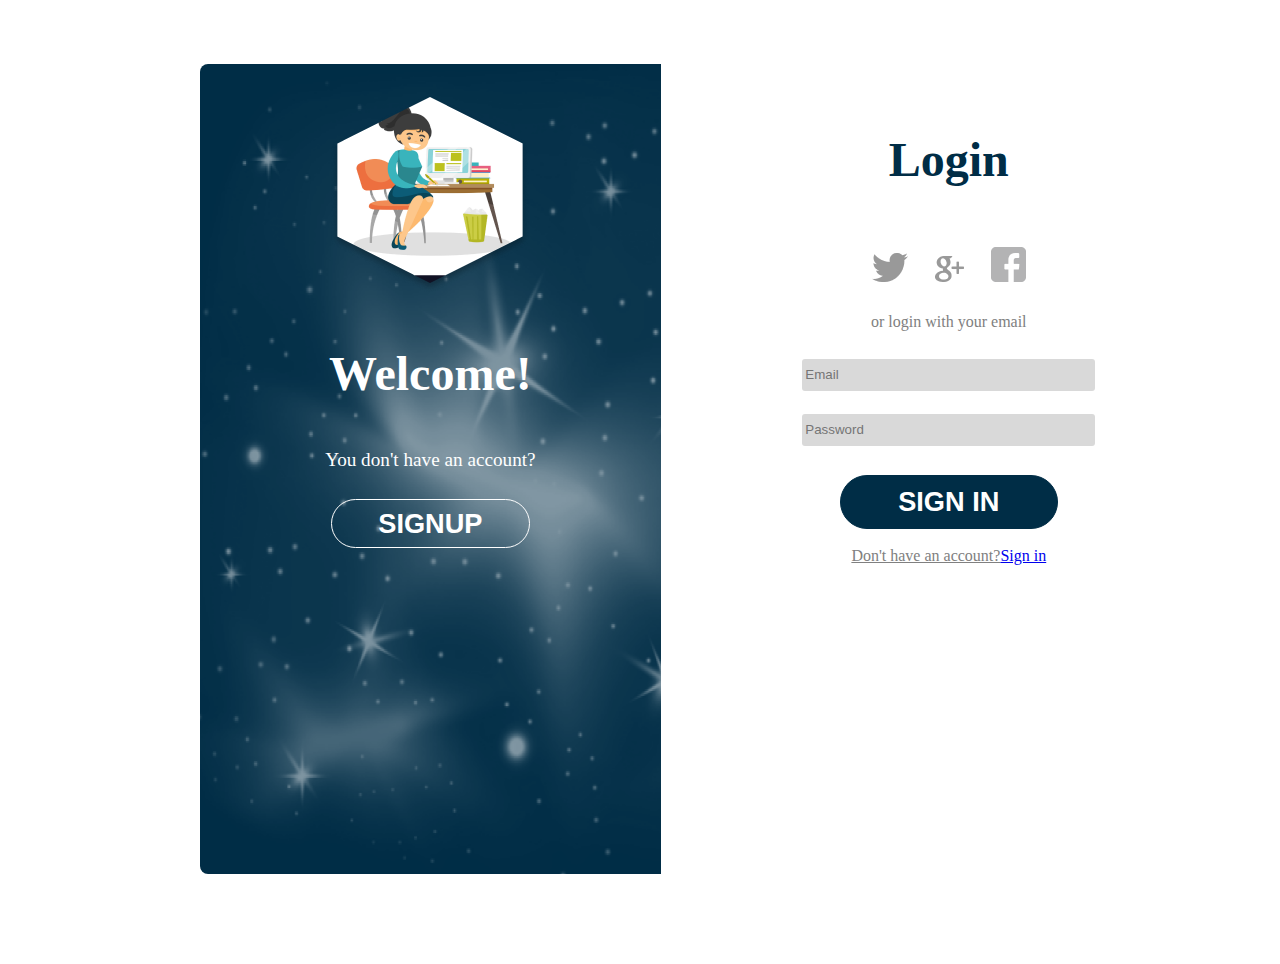
<file: index.html>
<!DOCTYPE html>
<html>
<head>
  <meta http-equiv="Content-Type" content="text/html; charset=utf-8"/>
 <meta name="viewport" content="width=device-width, initial-scale=1.0">
 <meta http-equiv="X-UA-Compatible" content="ie=edge">	
  <title>Login Page</title>
  <LINK href="css/styles.css" rel="stylesheet" type="text/css">
</head>

<body>
	<div class="container">

        <div class="left-section">
            <div class="inner-left">
                <img src="img/Polygon 2.png" alt="rubbish">
                <p class="welcome">
                welcome!
                </p>
                <p class="other">
                You don't have an account?<br>
                </p><br>
                <a href="#" class="sign-in">
                    signup
                </a>
            </div>
        </div>

        <div class="right-section">
            <div class="inner-right">
                <p class="welcome"><span>Login</span></p>
                <a href="#"><img src="img/twitter.png" alt="rubbish"></a>
                <a href="#"><img src="img/google+.png" alt="rubbish"></a>
                <a href="#"><img src="img/facebook.png" alt="rubbish"></a>
                <p>or login with your email</p>
                <form class="form">
                    <input type="email" required placeholder="Email"><br>
                    <input type="password" required  placeholder="Password"><br><br>
                    <button class="sign-up">sign in</button><br><br>
                    <span>Don't have an account?</span><a href="#">Sign in</a>
                </form>
            </div>
        </div>

    </div>
</body>
</html>
</file>
<file: css/styles.css>
body, html{
    width: 100%;
    height: 100%;
}

.container{
    width: 90%;
    height: 90%;
    max-width: 90%;
    margin: 5%;
    display: flex;
    padding: 0;
    padding-left: 10%;
}

.left-section{
    border:2px  #002D46;
    border-top-left-radius: 8px;
    border-bottom-left-radius: 8px;
    border-style: initial;
}

.container .LHS{
    width: 40%;
    height: 100%;
    background: #002D46;
    text-align: center;
} 

.container .left-section{
    width: 40%;
    height: 100%;
    background: #002D46;
    text-align: center;
}

.container .RHS{
    width: 50%;
    height: 100%;
    background-color:#fff;
    text-align: center;
  }

.container .right-section{
    width: 50%;
    height: 100%;
    background-color:#fff;
    text-align: center;
}

.container .LHS .ILHS{
    width: 100%;
    height: 100%;
    color: white;
    background: url(../img/light016com.png);
    position: relative;
    padding-top: 30px;
}

.container .RHS.IRHS{
    width: 100%;
    height: 100%;
    color: grey;
    padding-top: 20px;
}

.other{
    font-size: 1.2rem;
}

.sign-in{
    border: 1px solid white;
    text-transform: uppercase;
    color: white;
    border-radius: 100px;
    padding-left:10%;
    padding-right:10%;
    padding-top:1.7%;
    padding-bottom:1.7%; 
    font-size: 1.7rem;
    font-weight: 600;
    font-family: Arial;
    background-color: transparent;
    text-decoration: none; 
}

.login:hover{
    background-color: #002D46;
}

.login{
    border: 1px solid #002D46;

}

.container .left-section .inner-left{
    width: 100%;
    height: 100%;
    color: white;
    background: url(../img/light016com.png);
    position: relative;
    padding-top: 30px;
}

.container .right-section .inner-right{
    width: 100%;
    height: 100%;
    color: grey;
    padding-top: 20px;
}


.inner-left img{
    max-width: 100%;
    position: relative;
}

.inner-right img{
    margin: 2%;
}

.welcome{
    font-size: 3rem;
    font-weight: 600;
    text-transform: capitalize;
}

.welcome span{
    color: #002D46;
}

.other{
    font-size: 1.2rem;
}

.login:hover{
    background-color: #28a745;
    color: #2578d1;
}

input{
    display: inline-block;
    border-radius: 10px;
    width: 50%;
    height: 30px;
    background-color:#ffc107;
    border: none;
    margin: 2%;
    padding-left: 3px;
}



.form span{
    text-decoration: underline;
    background-color: transparent; 
}

.sign-in:hover{
    background-color: #FFFFFF;
    color: #002D46;
}

.sign-up{
    border: 1px solid #002D46;
    text-transform: uppercase;
    color: white;
    border-radius: 300px;
    padding-left:10%;
    padding-right:10%;
    padding-top:1.7%;
    padding-bottom:1.7%; 
    font-size: 1.7rem;
    font-weight: 600;
    background-color: #002D46;
}

.sign-up:hover{
    background-color: #fff;
    color: #002D46;
}

input{
    display: inline-block;
    border-radius: 3px;
    width: 50%;
    height: 30px;
    background-color:rgba(128, 128, 128, 0.3);
    border: none;
    margin: 2%;
    padding-left: 3px;
}



.form span{
    text-decoration: underline;
}
</file>
